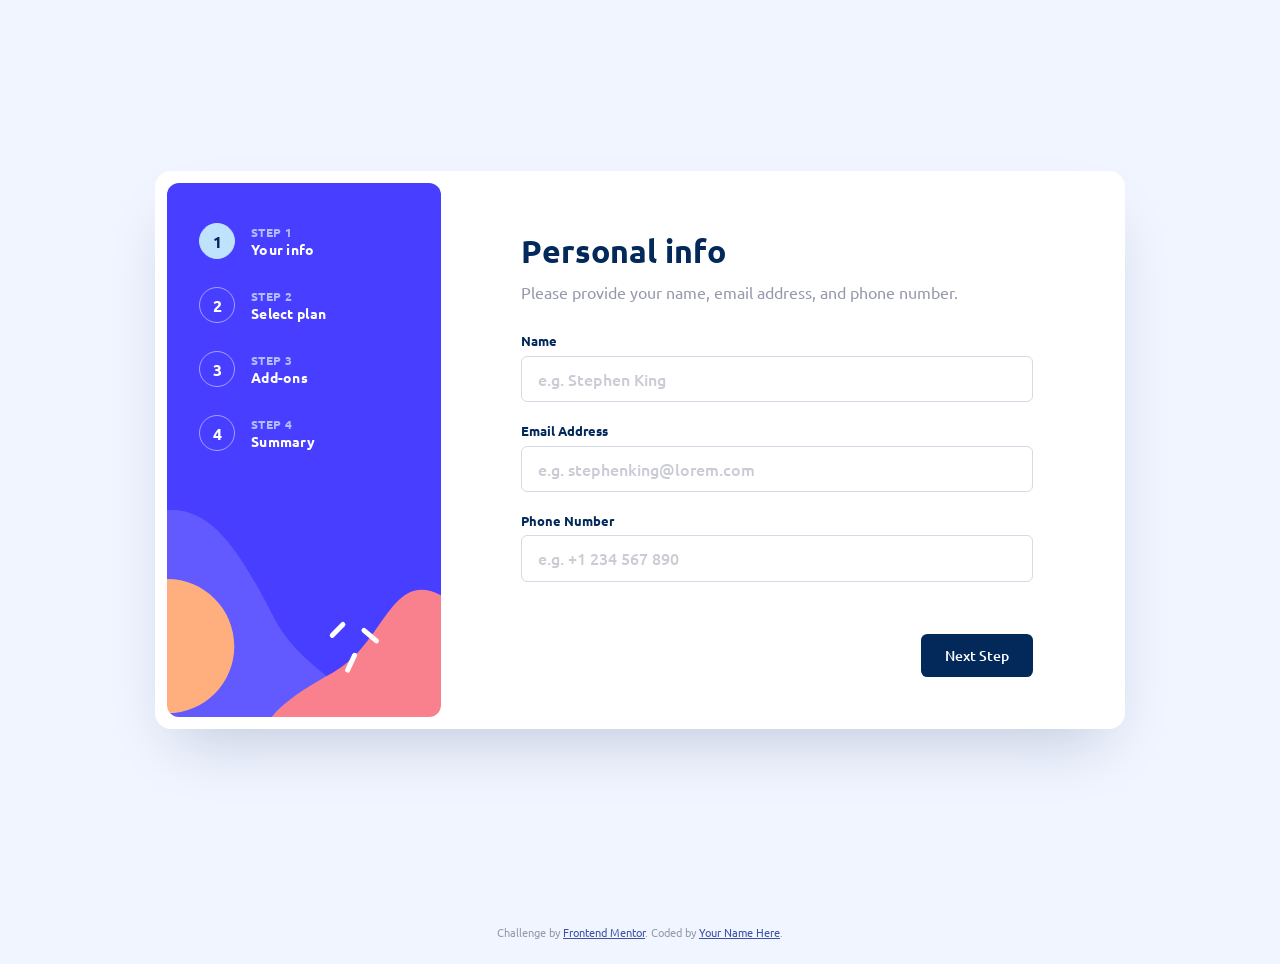
<file: multi-step-form-main/multi-step-form-main/index.html>
<!doctype html>
<html lang="en">
	<head>
		<meta charset="UTF-8" />
		<meta name="viewport" content="width=device-width, initial-scale=1.0" />

		<link
			rel="icon"
			type="image/png"
			sizes="32x32"
			href="assets/images/favicon-32x32.png"
		/>

		<title>Frontend Mentor | Multi-step form</title>

		<link rel="stylesheet" href="style.css" />
	</head>
	<body>
		<div class="wrapper">
			<div class="card">
				<aside class="sidebar">
					<ol class="steps" id="stepsList">
						<li class="steps__item active" data-step="0">
							<span class="steps__number" aria-hidden="true">1</span>
							<span class="steps__label">
								<span class="steps__eyebrow">Step 1</span>
								Your info
							</span>
						</li>
						<li class="steps__item" data-step="1">
							<span class="steps__number" aria-hidden="true">2</span>
							<span class="steps__label">
								<span class="steps__eyebrow">Step 2</span>
								Select plan
							</span>
						</li>
						<li class="steps__item" data-step="2">
							<span class="steps__number" aria-hidden="true">3</span>
							<span class="steps__label">
								<span class="steps__eyebrow">Step 3</span>
								Add-ons
							</span>
						</li>
						<li class="steps__item" data-step="3">
							<span class="steps__number" aria-hidden="true">4</span>
							<span class="steps__label">
								<span class="steps__eyebrow">Step 4</span>
								Summary
							</span>
						</li>
					</ol>
				</aside>

				<div class="panel">
					<form class="msform" id="msForm" novalidate>
						<section
							class="step active"
							data-step="0"
							aria-labelledby="step1Heading"
						>
							<h1 id="step1Heading" class="step__title">Personal info</h1>
							<p class="step__intro"
								>Please provide your name, email address, and phone number.</p
							>

							<div class="field">
								<div class="field__row">
									<label for="name">Name</label>
									<span class="field__error" id="nameError" role="alert"></span>
								</div>
								<input
									type="text"
									id="name"
									name="name"
									placeholder="e.g. Stephen King"
									autocomplete="name"
								/>
							</div>

							<div class="field">
								<div class="field__row">
									<label for="email">Email Address</label>
									<span
										class="field__error"
										id="emailError"
										role="alert"
									></span>
								</div>
								<input
									type="email"
									id="email"
									name="email"
									placeholder="e.g. stephenking@lorem.com"
									autocomplete="email"
								/>
							</div>

							<div class="field">
								<div class="field__row">
									<label for="phone">Phone Number</label>
									<span
										class="field__error"
										id="phoneError"
										role="alert"
									></span>
								</div>
								<input
									type="tel"
									id="phone"
									name="phone"
									placeholder="e.g. +1 234 567 890"
									autocomplete="tel"
								/>
							</div>
						</section>

						<section
							class="step"
							data-step="1"
							aria-hidden="true"
							aria-labelledby="step2Heading"
						>
							<h1 id="step2Heading" class="step__title">Select your plan</h1>
							<p class="step__intro"
								>You have the option of monthly or yearly billing.</p
							>

							<fieldset class="plans">
								<legend class="sr-only">Choose a plan</legend>
								<span
									class="field__error field__error--fieldset"
									id="planError"
									role="alert"
								></span>

								<label class="plan-card" data-plan="arcade">
									<input
										type="radio"
										name="plan"
										value="arcade"
										class="sr-only"
									/>
									<img
										src="./assets/images/icon-arcade.svg"
										alt=""
										class="plan-card__icon"
									/>
									<span class="plan-card__name">Arcade</span>
									<span
										class="plan-card__price"
										data-monthly="$9/mo"
										data-yearly="$90/yr"
										>$9/mo</span
									>
									<span class="plan-card__bonus" data-yearly-only hidden
										>2 months free</span
									>
								</label>

								<label class="plan-card" data-plan="advanced">
									<input
										type="radio"
										name="plan"
										value="advanced"
										class="sr-only"
									/>
									<img
										src="./assets/images/icon-advanced.svg"
										alt=""
										class="plan-card__icon"
									/>
									<span class="plan-card__name">Advanced</span>
									<span
										class="plan-card__price"
										data-monthly="$12/mo"
										data-yearly="$120/yr"
										>$12/mo</span
									>
									<span class="plan-card__bonus" data-yearly-only hidden
										>2 months free</span
									>
								</label>

								<label class="plan-card" data-plan="pro">
									<input type="radio" name="plan" value="pro" class="sr-only" />
									<img
										src="./assets/images/icon-pro.svg"
										alt=""
										class="plan-card__icon"
									/>
									<span class="plan-card__name">Pro</span>
									<span
										class="plan-card__price"
										data-monthly="$15/mo"
										data-yearly="$150/yr"
										>$15/mo</span
									>
									<span class="plan-card__bonus" data-yearly-only hidden
										>2 months free</span
									>
								</label>
							</fieldset>

							<div class="billing-toggle">
								<span
									class="billing-toggle__label is-active"
									data-billing-label="monthly"
									>Monthly</span
								>
								<button
									type="button"
									class="switch"
									id="billingSwitch"
									role="switch"
									aria-checked="false"
									aria-label="Toggle yearly billing"
								>
									<span class="switch__knob"></span>
								</button>
								<span class="billing-toggle__label" data-billing-label="yearly"
									>Yearly</span
								>
							</div>
						</section>

						<section
							class="step"
							data-step="2"
							aria-hidden="true"
							aria-labelledby="step3Heading"
						>
							<h1 id="step3Heading" class="step__title">Pick add-ons</h1>
							<p class="step__intro"
								>Add-ons help enhance your gaming experience.</p
							>

							<div class="addons">
								<label class="addon-card" data-addon="online">
									<input
										type="checkbox"
										name="addons"
										value="online"
										data-price-monthly="1"
										data-price-yearly="10"
									/>
									<span class="addon-card__check" aria-hidden="true"></span>
									<span class="addon-card__text">
										<span class="addon-card__name">Online service</span>
										<span class="addon-card__desc"
											>Access to multiplayer games</span
										>
									</span>
									<span
										class="addon-card__price"
										data-monthly="+$1/mo"
										data-yearly="+$10/yr"
										>+$1/mo</span
									>
								</label>

								<label class="addon-card" data-addon="storage">
									<input
										type="checkbox"
										name="addons"
										value="storage"
										data-price-monthly="2"
										data-price-yearly="20"
									/>
									<span class="addon-card__check" aria-hidden="true"></span>
									<span class="addon-card__text">
										<span class="addon-card__name">Larger storage</span>
										<span class="addon-card__desc"
											>Extra 1TB of cloud save</span
										>
									</span>
									<span
										class="addon-card__price"
										data-monthly="+$2/mo"
										data-yearly="+$20/yr"
										>+$2/mo</span
									>
								</label>

								<label class="addon-card" data-addon="profile">
									<input
										type="checkbox"
										name="addons"
										value="profile"
										data-price-monthly="2"
										data-price-yearly="20"
									/>
									<span class="addon-card__check" aria-hidden="true"></span>
									<span class="addon-card__text">
										<span class="addon-card__name">Customizable profile</span>
										<span class="addon-card__desc"
											>Custom theme on your profile</span
										>
									</span>
									<span
										class="addon-card__price"
										data-monthly="+$2/mo"
										data-yearly="+$20/yr"
										>+$2/mo</span
									>
								</label>
							</div>
						</section>

						<section
							class="step"
							data-step="3"
							aria-hidden="true"
							aria-labelledby="step4Heading"
						>
							<h1 id="step4Heading" class="step__title">Finishing up</h1>
							<p class="step__intro"
								>Double-check everything looks OK before confirming.</p
							>

							<div class="summary" id="summaryBox">
								<div class="summary__plan">
									<div>
										<p class="summary__plan-name" id="summaryPlanName"
											>Arcade (Monthly)</p
										>
										<button
											type="button"
											class="summary__change"
											id="changePlanBtn"
											>Change</button
										>
									</div>
									<p class="summary__plan-price" id="summaryPlanPrice">$9/mo</p>
								</div>

								<div class="summary__addons" id="summaryAddons"></div>
							</div>

							<div class="summary__total">
								<span id="summaryTotalLabel">Total (per month)</span>
								<strong id="summaryTotalPrice">+$0/mo</strong>
							</div>
						</section>

						<div class="step-nav" id="stepNav">
							<button
								type="button"
								class="btn btn--ghost hidden"
								id="backBtn"
								aria-hidden="true"
								>Go Back</button
							>
							<button type="button" class="btn btn--primary" id="nextBtn"
								>Next Step</button
							>
						</div>
					</form>

					<section
						class="step step--thankyou"
						data-step="5"
						aria-hidden="true"
						aria-labelledby="step5Heading"
					>
						<img
							src="./assets/images/icon-thank-you.svg"
							alt=""
							class="thankyou__icon"
						/>
						<h1 id="step5Heading" class="step__title">Thank you!</h1>
						<p class="step__intro">
							Thanks for confirming your subscription! We hope you have fun
							using our platform. If you ever need support, please feel free to
							email us at
							<a href="mailto:support@loremgaming.com"
								>support@loremgaming.com</a
							>.
						</p>
					</section>
				</div>
			</div>
		</div>

		<footer class="attribution">
			Challenge by
			<a href="https://www.frontendmentor.io?ref=challenge">Frontend Mentor</a>.
			Coded by <a href="#">Your Name Here</a>.
		</footer>

		<script src="script.js"></script>
	</body>
</html>
</file>
<file: multi-step-form-main/multi-step-form-main/style.css>
@font-face {
	font-family: "Ubuntu";
	src: url("./assets/fonts/Ubuntu-Regular.ttf") format("truetype");
	font-weight: 400;
	font-style: normal;
	font-display: swap;
}
@font-face {
	font-family: "Ubuntu";
	src: url("./assets/fonts/Ubuntu-Medium.ttf") format("truetype");
	font-weight: 500;
	font-style: normal;
	font-display: swap;
}
@font-face {
	font-family: "Ubuntu";
	src: url("./assets/fonts/Ubuntu-Bold.ttf") format("truetype");
	font-weight: 700;
	font-style: normal;
	font-display: swap;
}

:root {
	--blue-950: hsl(213, 96%, 18%);
	--purple-600: hsl(243, 100%, 62%);
	--purple-600-light: hsl(243, 100%, 74%);
	--blue-300: hsl(228, 100%, 84%);
	--blue-200: hsl(206, 94%, 87%);
	--red-500: hsl(354, 84%, 57%);

	--grey-500: hsl(231, 11%, 63%);
	--purple-200: hsl(229, 24%, 87%);
	--blue-100: hsl(218, 100%, 97%);
	--blue-50: hsl(231, 100%, 99%);
	--white: hsl(0, 100%, 100%);
}

*,
*::before,
*::after {
	box-sizing: border-box;
}
* {
	margin: 0;
	padding: 0;
}
ul,
ol {
	list-style: none;
}
button {
	font: inherit;
	color: inherit;
	background: none;
	border: none;
	cursor: pointer;
}
input {
	font: inherit;
	color: inherit;
}
img {
	display: block;
	max-width: 100%;
}
a {
	color: inherit;
}

[hidden] {
	display: none !important;
}

.sr-only {
	position: absolute;
	width: 1px;
	height: 1px;
	padding: 0;
	margin: -1px;
	overflow: hidden;
	clip: rect(0, 0, 0, 0);
	white-space: nowrap;
	border: 0;
}

body {
	font-family: "Ubuntu", sans-serif;
	font-size: 1rem;
	background-color: var(--blue-100);
	color: var(--grey-500);
	min-height: 100vh;
	display: flex;
	flex-direction: column;
}

.wrapper {
	flex: 1;
	display: flex;
	align-items: flex-start;
	justify-content: center;
}

.card {
	width: 100%;
	max-width: 970px;
	background: var(--white);
}

.sidebar {
	background-color: var(--purple-600);
	background-image: url("./assets/images/bg-sidebar-mobile.svg");
	background-repeat: no-repeat;
	background-position: top center;
	background-size: cover;
	padding: 2rem 1.5rem 5rem;
}

.steps {
	display: flex;
	justify-content: center;
	gap: 1rem;
}

.steps__number {
	display: flex;
	align-items: center;
	justify-content: center;
	width: 2.25rem;
	height: 2.25rem;
	border-radius: 50%;
	border: 1px solid hsla(0, 100%, 100%, 0.5);
	color: var(--white);
	font-weight: 700;
}

.steps__item.active .steps__number {
	background: var(--blue-200);
	border-color: var(--blue-200);
	color: var(--blue-950);
}

.steps__label {
	display: none;
}

.panel {
	margin: -3.5rem 1rem 0;
	background: var(--white);
	border-radius: 0.5rem;
	padding: 2rem 1.5rem 0;
	box-shadow: 0 25px 50px -12px rgba(2, 28, 78, 0.15);
}

.step__title {
	font-size: 1.65rem;
	color: var(--blue-950);
	margin-bottom: 0.5rem;
}

.step__intro {
	font-size: 0.95rem;
	line-height: 1.5;
	margin-bottom: 1.75rem;
}

.step--thankyou {
	text-align: center;
	padding: 3rem 1.5rem 4rem;
}

.thankyou__icon {
	margin: 0 auto 1.5rem;
}

.step--thankyou .step__intro {
	margin-bottom: 0;
}

.field {
	margin-bottom: 1.25rem;
}

.field__row {
	display: flex;
	align-items: baseline;
	justify-content: space-between;
	margin-bottom: 0.4rem;
}

.field label {
	font-size: 0.8rem;
	font-weight: 700;
	color: var(--blue-950);
}

.field__error {
	font-size: 0.8rem;
	font-weight: 700;
	color: var(--red-500);
}

.field input {
	width: 100%;
	padding: 0.7rem 1rem;
	border-radius: 0.375rem;
	border: 1px solid var(--purple-200);
	font-weight: 500;
	color: var(--blue-950);
}

.field input::placeholder {
	color: var(--grey-500);
	opacity: 0.5;
}

.field input:hover {
	border-color: var(--purple-600);
}

.field input:focus {
	outline: none;
	border-color: var(--purple-600);
	box-shadow: 0 0 0 3px hsla(243, 100%, 62%, 0.15);
}

.field.has-error input {
	border-color: var(--red-500);
}
.field.has-error input:focus {
	box-shadow: 0 0 0 3px hsla(354, 84%, 57%, 0.15);
}

.plans {
	border: none;
	display: flex;
	flex-direction: column;
	gap: 1rem;
	margin-bottom: 1.5rem;
	position: relative;
}

.field__error--fieldset {
	order: -1;
	display: block;
	margin-bottom: 0.25rem;
}
.field__error--fieldset:empty {
	display: none;
}

.plan-card {
	display: flex;
	align-items: center;
	gap: 1rem;
	border: 1px solid var(--purple-200);
	border-radius: 0.5rem;
	padding: 1rem;
	cursor: pointer;
}

.plan-card:hover {
	border-color: var(--purple-600);
}

.plan-card:has(input:focus-visible) {
	outline: 2px solid var(--purple-600);
	outline-offset: 2px;
}

.plan-card.is-selected {
	border-color: var(--purple-600);
	background: var(--blue-50);
}

.plan-card__icon {
	width: 2.5rem;
	height: 2.5rem;
	flex-shrink: 0;
}

.plan-card__name {
	display: block;
	font-weight: 700;
	color: var(--blue-950);
	margin-bottom: 0.15rem;
}

.plan-card__price {
	display: block;
	font-size: 0.875rem;
}

.plan-card__bonus {
	display: block;
	font-size: 0.75rem;
	color: var(--blue-950);
}

.billing-toggle {
	display: flex;
	align-items: center;
	justify-content: center;
	gap: 1.75rem;
	background: var(--blue-50);
	border-radius: 0.5rem;
	padding: 0.9rem;
}

.billing-toggle__label {
	font-size: 0.875rem;
	font-weight: 700;
	color: var(--grey-500);
}
.billing-toggle__label.is-active {
	color: var(--blue-950);
}

.switch {
	width: 2.65rem;
	height: 1.4rem;
	background: var(--blue-950);
	border-radius: 999px;
	position: relative;
	flex-shrink: 0;
}

.switch__knob {
	position: absolute;
	top: 0.2rem;
	left: 0.2rem;
	width: 1rem;
	height: 1rem;
	border-radius: 50%;
	background: var(--white);
	transition: transform 0.2s ease;
}

.switch[aria-checked="true"] .switch__knob {
	transform: translateX(1.25rem);
}

.switch:focus-visible {
	outline: 2px solid var(--purple-600);
	outline-offset: 2px;
}

.addons {
	display: flex;
	flex-direction: column;
	gap: 1rem;
	margin-bottom: 1.5rem;
}

.addon-card {
	display: flex;
	align-items: center;
	gap: 1.25rem;
	border: 1px solid var(--purple-200);
	border-radius: 0.5rem;
	padding: 1rem;
	cursor: pointer;
}

.addon-card:hover {
	border-color: var(--purple-600);
}

.addon-card input {
	position: absolute;
	opacity: 0;
	width: 1px;
	height: 1px;
}

.addon-card__check {
	width: 1.35rem;
	height: 1.35rem;
	flex-shrink: 0;
	border: 1px solid var(--purple-200);
	border-radius: 0.3rem;
	background: var(--white) no-repeat center / 0.7rem;
}

.addon-card input:checked ~ .addon-card__check {
	background-color: var(--purple-600);
	background-image: url("./assets/images/icon-checkmark.svg");
	border-color: var(--purple-600);
}

.addon-card:has(input:checked) {
	outline: 1px solid var(--purple-600);
}

.addon-card__text {
	flex: 1;
}

.addon-card__name {
	display: block;
	font-weight: 700;
	color: var(--blue-950);
	font-size: 0.95rem;
}

.addon-card__desc {
	display: block;
	font-size: 0.8rem;
}

.addon-card__price {
	font-size: 0.875rem;
	color: var(--purple-600);
	font-weight: 500;
}

.summary {
	background: var(--blue-50);
	border-radius: 0.5rem;
	padding: 1.5rem;
	margin-bottom: 1.5rem;
}

.summary__plan {
	display: flex;
	align-items: flex-start;
	justify-content: space-between;
	padding-bottom: 1rem;
	margin-bottom: 1rem;
	border-bottom: 1px solid var(--purple-200);
}

.summary__plan-name {
	font-weight: 700;
	color: var(--blue-950);
	margin-bottom: 0.5rem;
}

.summary__change {
	font-size: 0.8rem;
	color: var(--grey-500);
	text-decoration: underline;
}
.summary__change:hover {
	color: var(--purple-600);
}

.summary__plan-price {
	font-weight: 700;
	color: var(--blue-950);
}

.summary__addons {
	display: flex;
	flex-direction: column;
	gap: 0.75rem;
}

.summary__addon {
	display: flex;
	align-items: center;
	justify-content: space-between;
	font-size: 0.875rem;
}
.summary__addon span:last-child {
	color: var(--blue-950);
}

.summary__total {
	display: flex;
	align-items: center;
	justify-content: space-between;
	padding: 0 1.5rem;
}

.summary__total strong {
	color: var(--purple-600);
	font-size: 1.15rem;
}

.step-nav {
	display: flex;
	align-items: center;
	justify-content: space-between;
	margin-top: 2rem;
	padding: 1.25rem 1.5rem;
}

.btn {
	border-radius: 0.4rem;
	font-weight: 500;
	font-size: 0.9rem;
	&.hidden {
		display: none;
	}
}

.btn--ghost {
	color: var(--grey-500);
	padding: 0.5rem 0;
}
.btn--ghost:hover {
	color: var(--blue-950);
}

.btn--primary,
.btn--confirm {
	padding: 0.75rem 1.5rem;
	color: var(--white);
	margin-left: auto;
}

.btn--primary {
	background: var(--blue-950);
}
.btn--primary:hover {
	background: var(--purple-600-light);
}

.btn--confirm {
	background: var(--purple-600);
}
.btn--confirm:hover {
	background: var(--purple-600-light);
}

.btn:focus-visible {
	outline: 2px solid var(--purple-600);
	outline-offset: 2px;
}

.attribution {
	font-size: 0.6875rem;
	text-align: center;
	padding: 1.5rem 1rem;
}
.attribution a {
	color: hsl(228, 45%, 44%);
}

@media (min-width: 700px) {
	.wrapper {
		align-items: center;
		min-height: 100vh;
		padding: 2rem;
	}

	.card {
		display: flex;
		padding: 0.75rem;
		border-radius: 1rem;
		box-shadow: 0 30px 60px -20px rgba(2, 28, 78, 0.2);
	}

	.sidebar {
		background-image: url("./assets/images/bg-sidebar-desktop.svg");
		background-repeat: no-repeat;
		background-position: center;
		background-size: cover;
		width: 274px;
		flex-shrink: 0;
		border-radius: 0.75rem;
		padding: 2.5rem 2rem;
	}

	.steps {
		flex-direction: column;
		align-items: flex-start;
		gap: 1.75rem;
	}

	.steps__item {
		display: flex;
		align-items: center;
		gap: 1rem;
	}

	.steps__label {
		display: block;
	}

	.steps__eyebrow {
		display: block;
		text-transform: uppercase;
		font-size: 0.75rem;
		color: var(--blue-300);
		letter-spacing: 0.03em;
	}

	.steps__label {
		font-size: 0.9rem;
		font-weight: 700;
		color: var(--white);
		letter-spacing: 0.02em;
	}

	.panel {
		flex: 1;
		margin: 0;
		box-shadow: none;
		padding: 3rem 5rem 2.5rem;
		display: flex;
		flex-direction: column;
	}

	.step__title {
		font-size: 2rem;
	}
	.step__intro {
		font-size: 1rem;
	}

	.step {
		flex: 1;
		display: flex;
		flex-direction: column;
		&:not(.active) {
			display: none;
		}
	}

	.plans {
		flex-direction: row;
	}
	.plan-card {
		flex: 1;
		flex-direction: column;
		align-items: flex-start;
		justify-content: space-between;
		min-height: 9.5rem;
	}

	.addons {
		margin-bottom: 0;
	}

	.step-nav {
		margin-top: auto;
		padding: 2rem 0 0;
	}

	.step--thankyou {
		padding: 0;
		margin: auto 0;
	}
}
</file>
